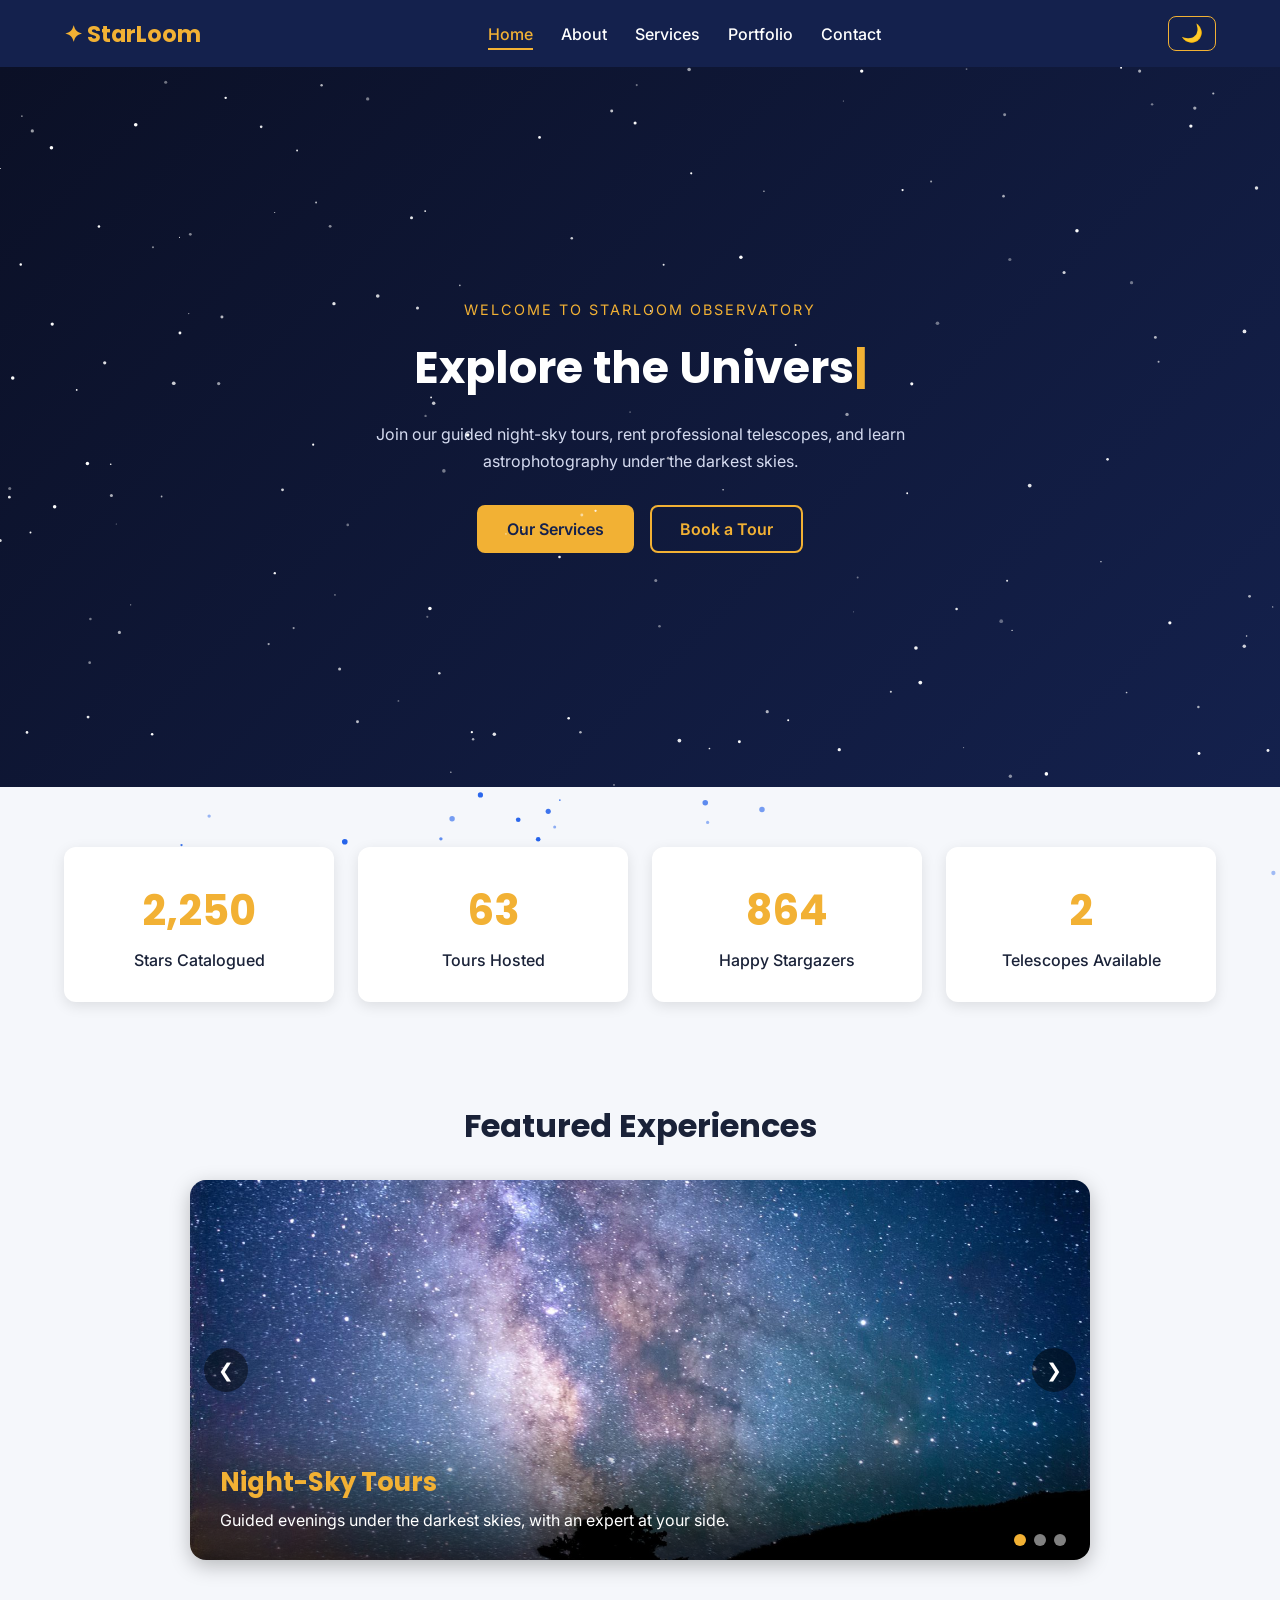
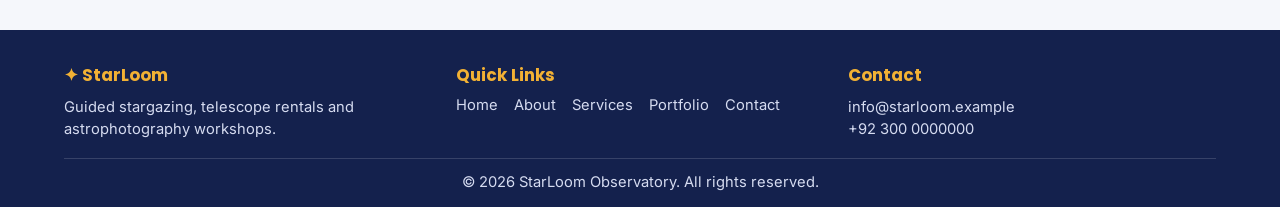
<file: index.html>
<!DOCTYPE html>
<html lang="en">
<head>
  <meta charset="UTF-8">
  <meta name="viewport" content="width=device-width, initial-scale=1.0">
  <title>StarLoom Observatory | Home</title>
  <link rel="preconnect" href="https://fonts.googleapis.com">
<link href="https://fonts.googleapis.com/css2?family=Inter:wght@400;500&family=Poppins:wght@500;700&display=swap" rel="stylesheet">
  <link rel="stylesheet" href="css/style.css">
</head>
<body>

  <header class="navbar">
    <a href="index.html" class="logo">✦ StarLoom</a>

    <nav>
      <ul class="nav-links" id="navLinks">
        <li><a href="index.html" class="active">Home</a></li>
        <li><a href="about.html">About</a></li>
        <li><a href="services.html">Services</a></li>
        <li><a href="portfolio.html">Portfolio</a></li>
        <li><a href="contact.html">Contact</a></li>
      </ul>
    </nav>

    <button id="themeToggle" aria-label="Toggle dark mode">🌙</button>
    <button class="menu-btn" id="menuBtn" aria-label="Open menu">☰</button>
  </header>

  <main>
  <section class="hero">
    <p class="hero-small">Welcome to StarLoom Observatory</p>
    <h1>
      <span id="typing"></span><span class="cursor">|</span>
    </h1>
    <p class="hero-text">
      Join our guided night-sky tours, rent professional telescopes, and learn astrophotography under the darkest skies.
    </p>
    <div class="hero-buttons">
      <a href="services.html" class="btn">Our Services</a>
      <a href="contact.html" class="btn btn-outline">Book a Tour</a>
    </div>
  </section>
  <section class="counters">
  <div class="counter-box">
    <h2 class="counter" data-target="12500">0</h2>
    <p>Stars Catalogued</p>
  </div>
  <div class="counter-box">
    <h2 class="counter" data-target="350">0</h2>
    <p>Tours Hosted</p>
  </div>
  <div class="counter-box">
    <h2 class="counter" data-target="4800">0</h2>
    <p>Happy Stargazers</p>
  </div>
  <div class="counter-box">
    <h2 class="counter" data-target="15">0</h2>
    <p>Telescopes Available</p>
  </div>
</section>
<section class="slider-section">
  <h2 class="section-title">Featured Experiences</h2>

  <div class="slider">
    <div class="slides" id="slides">
      <div class="slide slide-1">
        <div class="slide-caption">
          <h3>Night-Sky Tours</h3>
          <p>Guided evenings under the darkest skies, with an expert at your side.</p>
        </div>
      </div>
      <div class="slide slide-2">
        <div class="slide-caption">
          <h3>Telescope Rentals</h3>
          <p>Professional telescopes for your own backyard stargazing.</p>
        </div>
      </div>
      <div class="slide slide-3">
        <div class="slide-caption">
          <h3>Astrophotography Workshops</h3>
          <p>Learn to capture the Milky Way, planets and star trails.</p>
        </div>
      </div>
    </div>

    <button class="slider-btn prev" id="prevBtn" aria-label="Previous slide">❮</button>
    <button class="slider-btn next" id="nextBtn" aria-label="Next slide">❯</button>

    <div class="dots" id="dots"></div>
  </div>
</section>
</main>
<footer class="footer">
  <div class="footer-content">
    <div>
      <h3>✦ StarLoom</h3>
      <p>Guided stargazing, telescope rentals and astrophotography workshops.</p>
    </div>
    <div>
      <h3>Quick Links</h3>
      <ul>
        <li><a href="index.html">Home</a></li>
        <li><a href="about.html">About</a></li>
        <li><a href="services.html">Services</a></li>
        <li><a href="portfolio.html">Portfolio</a></li>
        <li><a href="contact.html">Contact</a></li>
      </ul>
    </div>
    <div>
      <h3>Contact</h3>
      <p>info@starloom.example</p>
      <p>+92 300 0000000</p>
    </div>
  </div>
  <p class="copyright">© 2026 StarLoom Observatory. All rights reserved.</p>
</footer>

<button id="scrollTopBtn" aria-label="Scroll to top">↑</button>
  <script src="js/script.js"></script>
</body>
</html>
</file>
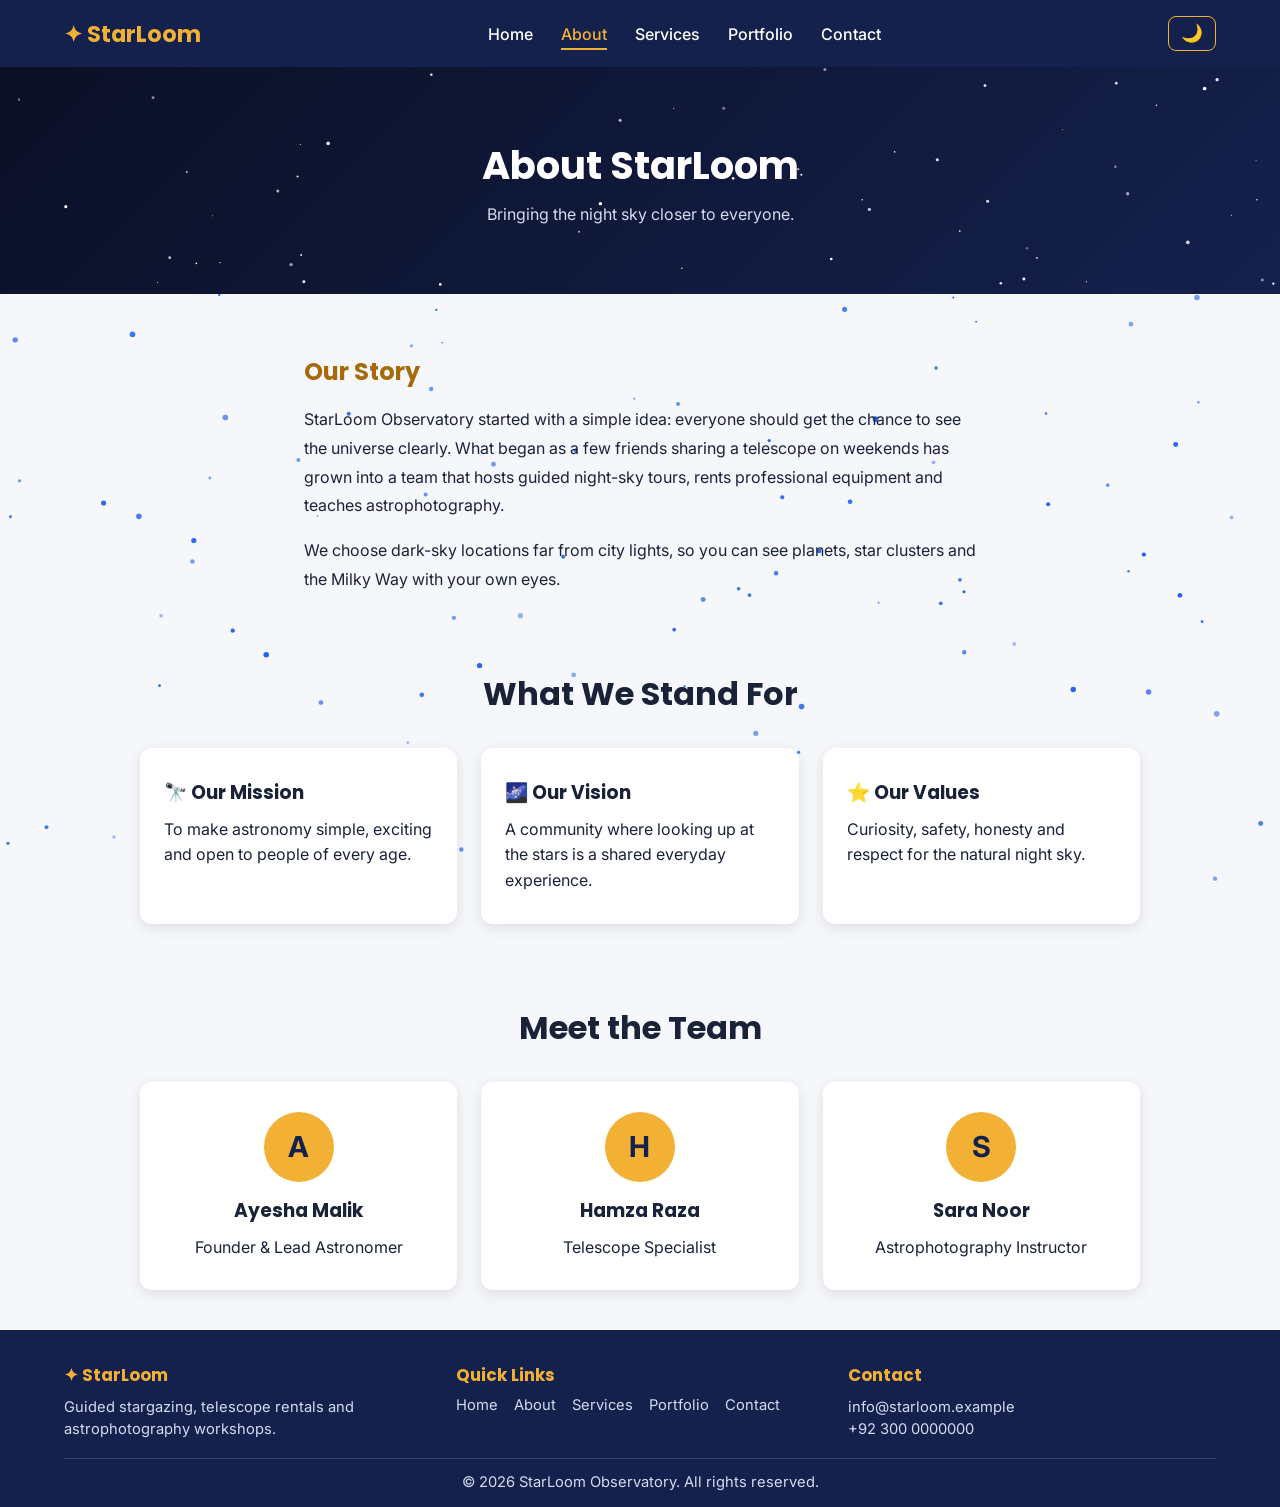
<file: about.html>
<!DOCTYPE html>
<html lang="en">
<head>
  <meta charset="UTF-8">
  <meta name="viewport" content="width=device-width, initial-scale=1.0">
  <title>StarLoom Observatory | About</title>
  <link rel="preconnect" href="https://fonts.googleapis.com">
  <link href="https://fonts.googleapis.com/css2?family=Inter:wght@400;500&family=Poppins:wght@500;700&display=swap" rel="stylesheet">
  <link rel="stylesheet" href="css/style.css">
</head>
<body>

  <header class="navbar">
    <a href="index.html" class="logo">✦ StarLoom</a>

    <nav>
      <ul class="nav-links" id="navLinks">
        <li><a href="index.html">Home</a></li>
        <li><a href="about.html" class="active">About</a></li>
        <li><a href="services.html">Services</a></li>
        <li><a href="portfolio.html">Portfolio</a></li>
        <li><a href="contact.html">Contact</a></li>
      </ul>
    </nav>

    <button id="themeToggle" aria-label="Toggle dark mode">🌙</button>
    <button class="menu-btn" id="menuBtn" aria-label="Open menu">☰</button>
  </header>

  <main>
    <section class="page-header">
      <h1>About StarLoom</h1>
      <p>Bringing the night sky closer to everyone.</p>
    </section>

    <section class="about-story">
      <h2>Our Story</h2>
      <p>
        StarLoom Observatory started with a simple idea: everyone should get the chance to see the universe clearly.
        What began as a few friends sharing a telescope on weekends has grown into a team that hosts guided night-sky tours,
        rents professional equipment and teaches astrophotography.
      </p>
      <p>
        We choose dark-sky locations far from city lights, so you can see planets, star clusters and the Milky Way
        with your own eyes.
      </p>
    </section>

    <section class="cards-section">
      <h2 class="section-title">What We Stand For</h2>
      <div class="cards">
        <div class="card">
          <h3>🔭 Our Mission</h3>
          <p>To make astronomy simple, exciting and open to people of every age.</p>
        </div>
        <div class="card">
          <h3>🌌 Our Vision</h3>
          <p>A community where looking up at the stars is a shared everyday experience.</p>
        </div>
        <div class="card">
          <h3>⭐ Our Values</h3>
          <p>Curiosity, safety, honesty and respect for the natural night sky.</p>
        </div>
      </div>
    </section>

    <section class="cards-section">
      <h2 class="section-title">Meet the Team</h2>
      <div class="cards">
        <div class="card team-card">
          <div class="avatar">A</div>
          <h3>Ayesha Malik</h3>
          <p>Founder &amp; Lead Astronomer</p>
        </div>
        <div class="card team-card">
          <div class="avatar">H</div>
          <h3>Hamza Raza</h3>
          <p>Telescope Specialist</p>
        </div>
        <div class="card team-card">
          <div class="avatar">S</div>
          <h3>Sara Noor</h3>
          <p>Astrophotography Instructor</p>
        </div>
      </div>
    </section>
  </main>

  <footer class="footer">
    <div class="footer-content">
      <div>
        <h3>✦ StarLoom</h3>
        <p>Guided stargazing, telescope rentals and astrophotography workshops.</p>
      </div>
      <div>
        <h3>Quick Links</h3>
        <ul>
          <li><a href="index.html">Home</a></li>
          <li><a href="about.html">About</a></li>
          <li><a href="services.html">Services</a></li>
          <li><a href="portfolio.html">Portfolio</a></li>
          <li><a href="contact.html">Contact</a></li>
        </ul>
      </div>
      <div>
        <h3>Contact</h3>
        <p>info@starloom.example</p>
        <p>+92 300 0000000</p>
      </div>
    </div>
    <p class="copyright">© 2026 StarLoom Observatory. All rights reserved.</p>
  </footer>

  <button id="scrollTopBtn" aria-label="Scroll to top">↑</button>

  <script src="js/script.js"></script>
</body>
</html>
</file>
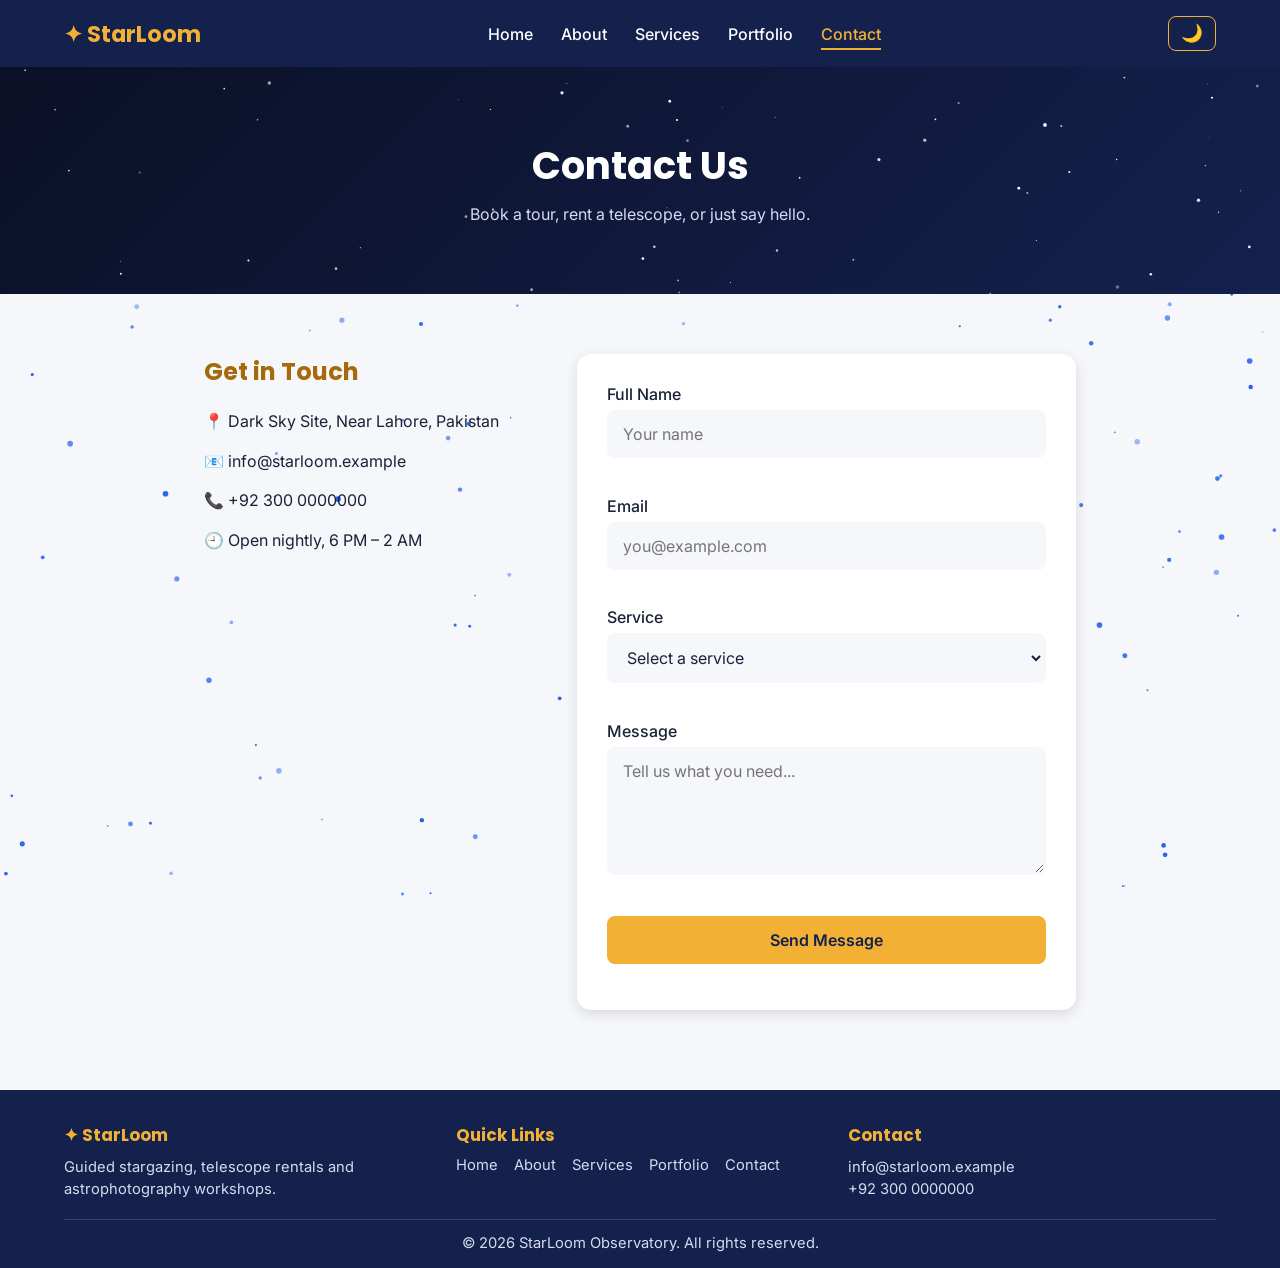
<file: contact.html>
<!DOCTYPE html>
<html lang="en">
<head>
  <meta charset="UTF-8">
  <meta name="viewport" content="width=device-width, initial-scale=1.0">
  <title>StarLoom Observatory | Contact</title>
  <link rel="preconnect" href="https://fonts.googleapis.com">
  <link href="https://fonts.googleapis.com/css2?family=Inter:wght@400;500&family=Poppins:wght@500;700&display=swap" rel="stylesheet">
  <link rel="stylesheet" href="css/style.css">
</head>
<body>

  <header class="navbar">
    <a href="index.html" class="logo">✦ StarLoom</a>

    <nav>
      <ul class="nav-links" id="navLinks">
        <li><a href="index.html">Home</a></li>
        <li><a href="about.html">About</a></li>
        <li><a href="services.html">Services</a></li>
        <li><a href="portfolio.html">Portfolio</a></li>
        <li><a href="contact.html" class="active">Contact</a></li>
      </ul>
    </nav>

    <button id="themeToggle" aria-label="Toggle dark mode">🌙</button>
    <button class="menu-btn" id="menuBtn" aria-label="Open menu">☰</button>
  </header>

  <main>
    <section class="page-header">
      <h1>Contact Us</h1>
      <p>Book a tour, rent a telescope, or just say hello.</p>
    </section>

    <section class="contact-section">
      <div class="contact-info">
        <h2>Get in Touch</h2>
        <p>📍 Dark Sky Site, Near Lahore, Pakistan</p>
        <p>📧 info@starloom.example</p>
        <p>📞 +92 300 0000000</p>
        <p>🕘 Open nightly, 6 PM – 2 AM</p>
      </div>

      <form id="contactForm" class="contact-form" novalidate>
        <div class="form-group">
          <label for="name">Full Name</label>
          <input type="text" id="name" placeholder="Your name">
          <small class="error"></small>
        </div>

        <div class="form-group">
          <label for="email">Email</label>
          <input type="email" id="email" placeholder="you@example.com">
          <small class="error"></small>
        </div>

        <div class="form-group">
          <label for="service">Service</label>
          <select id="service">
            <option value="">Select a service</option>
            <option value="tour">Night-Sky Tour</option>
            <option value="rental">Telescope Rental</option>
            <option value="workshop">Astrophotography Workshop</option>
          </select>
          <small class="error"></small>
        </div>

        <div class="form-group">
          <label for="message">Message</label>
          <textarea id="message" rows="5" placeholder="Tell us what you need..."></textarea>
          <small class="error"></small>
        </div>

        <button type="submit" class="btn form-btn">Send Message</button>
        <p class="success-msg" id="successMsg"></p>
      </form>
    </section>
  </main>

  <footer class="footer">
    <div class="footer-content">
      <div>
        <h3>✦ StarLoom</h3>
        <p>Guided stargazing, telescope rentals and astrophotography workshops.</p>
      </div>
      <div>
        <h3>Quick Links</h3>
        <ul>
          <li><a href="index.html">Home</a></li>
          <li><a href="about.html">About</a></li>
          <li><a href="services.html">Services</a></li>
          <li><a href="portfolio.html">Portfolio</a></li>
          <li><a href="contact.html">Contact</a></li>
        </ul>
      </div>
      <div>
        <h3>Contact</h3>
        <p>info@starloom.example</p>
        <p>+92 300 0000000</p>
      </div>
    </div>
    <p class="copyright">© 2026 StarLoom Observatory. All rights reserved.</p>
  </footer>

  <button id="scrollTopBtn" aria-label="Scroll to top">↑</button>

  <script src="js/script.js"></script>
</body>
</html>
</file>
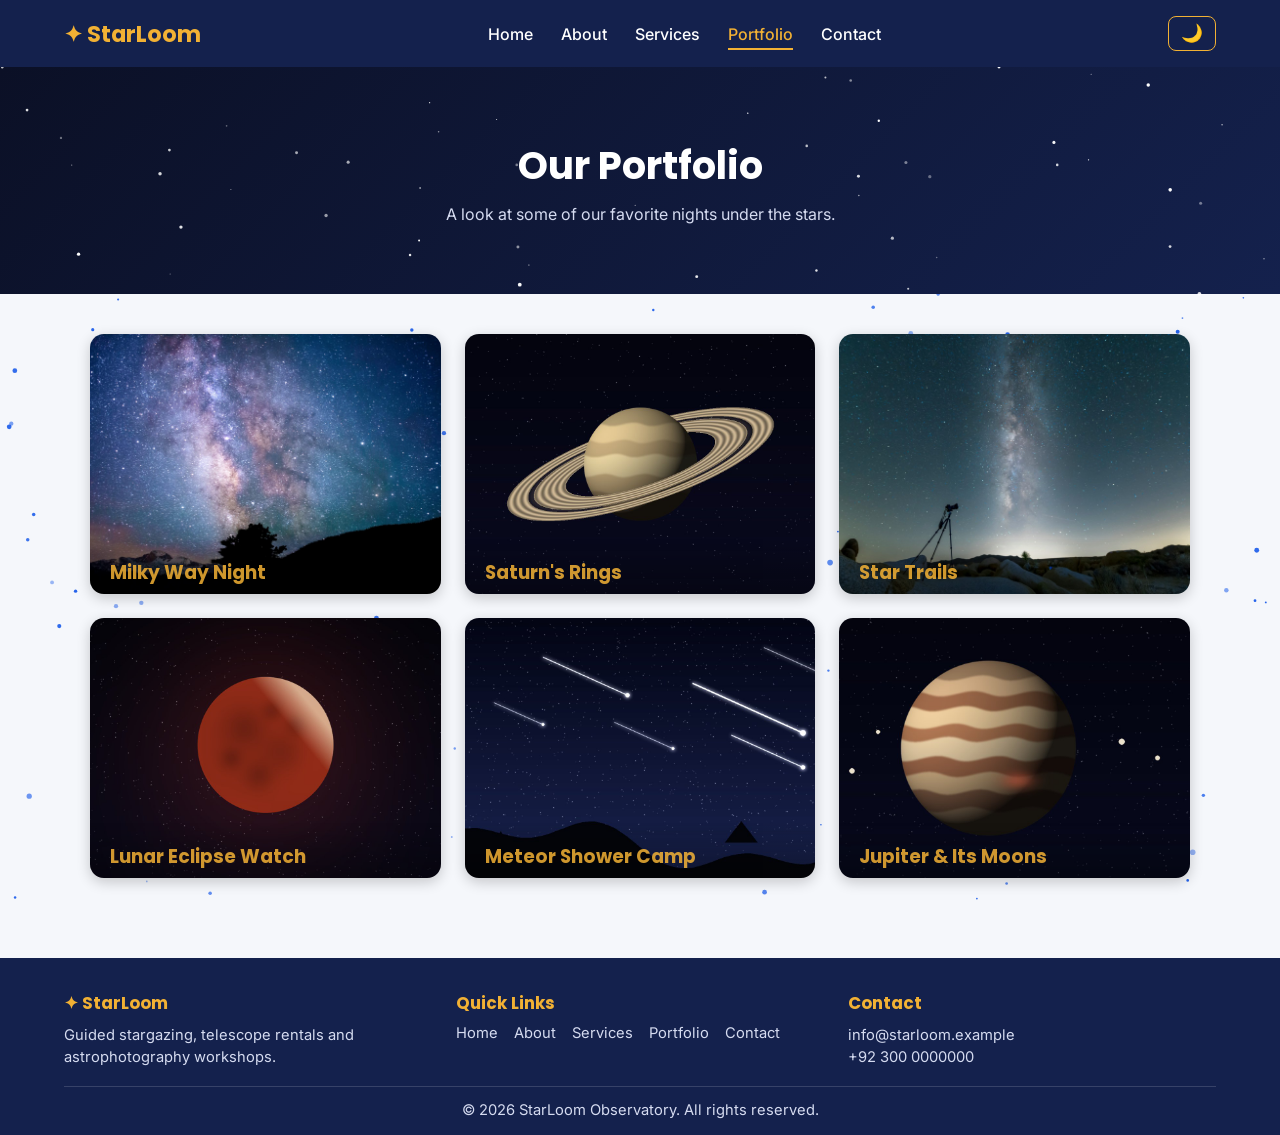
<file: portfolio.html>
<!DOCTYPE html>
<html lang="en">
<head>
  <meta charset="UTF-8">
  <meta name="viewport" content="width=device-width, initial-scale=1.0">
  <title>StarLoom Observatory | Portfolio</title>
  <link rel="preconnect" href="https://fonts.googleapis.com">
  <link href="https://fonts.googleapis.com/css2?family=Inter:wght@400;500&family=Poppins:wght@500;700&display=swap" rel="stylesheet">
  <link rel="stylesheet" href="css/style.css">
</head>
<body>

  <header class="navbar">
    <a href="index.html" class="logo">✦ StarLoom</a>

    <nav>
      <ul class="nav-links" id="navLinks">
        <li><a href="index.html">Home</a></li>
        <li><a href="about.html">About</a></li>
        <li><a href="services.html">Services</a></li>
        <li><a href="portfolio.html" class="active">Portfolio</a></li>
        <li><a href="contact.html">Contact</a></li>
      </ul>
    </nav>

    <button id="themeToggle" aria-label="Toggle dark mode">🌙</button>
    <button class="menu-btn" id="menuBtn" aria-label="Open menu">☰</button>
  </header>

  <main>
    <section class="page-header">
      <h1>Our Portfolio</h1>
      <p>A look at some of our favorite nights under the stars.</p>
    </section>

    <section class="cards-section">
      <div class="portfolio-grid">
        <div class="portfolio-item p1">
          <div class="portfolio-overlay">
            <h3>Milky Way Night</h3>
            <p>Night-Sky Tour</p>
          </div>
        </div>
        <div class="portfolio-item p2">
          <div class="portfolio-overlay">
            <h3>Saturn's Rings</h3>
            <p>Telescope Session</p>
          </div>
        </div>
        <div class="portfolio-item p3">
          <div class="portfolio-overlay">
            <h3>Star Trails</h3>
            <p>Astrophotography Workshop</p>
          </div>
        </div>
        <div class="portfolio-item p4">
          <div class="portfolio-overlay">
            <h3>Lunar Eclipse Watch</h3>
            <p>Special Event</p>
          </div>
        </div>
        <div class="portfolio-item p5">
          <div class="portfolio-overlay">
            <h3>Meteor Shower Camp</h3>
            <p>Overnight Tour</p>
          </div>
        </div>
        <div class="portfolio-item p6">
          <div class="portfolio-overlay">
            <h3>Jupiter &amp; Its Moons</h3>
            <p>Telescope Session</p>
          </div>
        </div>
      </div>
    </section>
  </main>

  <footer class="footer">
    <div class="footer-content">
      <div>
        <h3>✦ StarLoom</h3>
        <p>Guided stargazing, telescope rentals and astrophotography workshops.</p>
      </div>
      <div>
        <h3>Quick Links</h3>
        <ul>
          <li><a href="index.html">Home</a></li>
          <li><a href="about.html">About</a></li>
          <li><a href="services.html">Services</a></li>
          <li><a href="portfolio.html">Portfolio</a></li>
          <li><a href="contact.html">Contact</a></li>
        </ul>
      </div>
      <div>
        <h3>Contact</h3>
        <p>info@starloom.example</p>
        <p>+92 300 0000000</p>
      </div>
    </div>
    <p class="copyright">© 2026 StarLoom Observatory. All rights reserved.</p>
  </footer>

  <button id="scrollTopBtn" aria-label="Scroll to top">↑</button>

  <script src="js/script.js"></script>
</body>
</html>
</file>
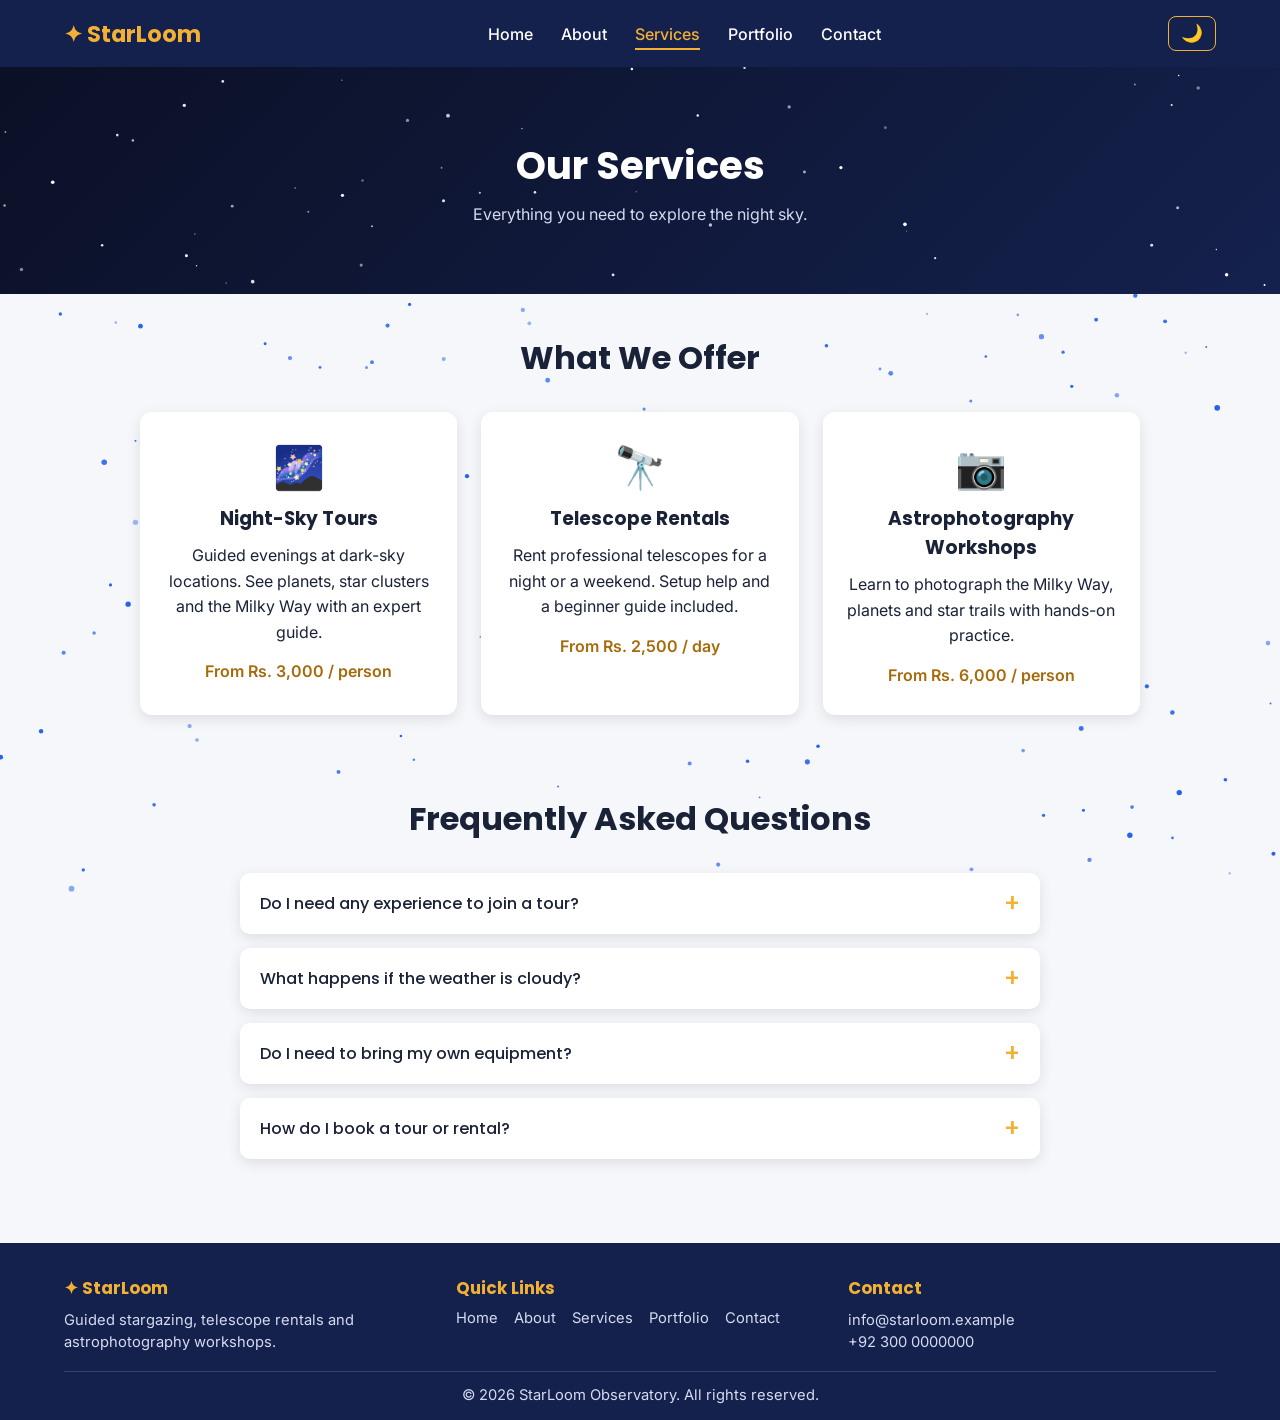
<file: services.html>
<!DOCTYPE html>
<html lang="en">
<head>
  <meta charset="UTF-8">
  <meta name="viewport" content="width=device-width, initial-scale=1.0">
  <title>StarLoom Observatory | Services</title>
  <link rel="preconnect" href="https://fonts.googleapis.com">
  <link href="https://fonts.googleapis.com/css2?family=Inter:wght@400;500&family=Poppins:wght@500;700&display=swap" rel="stylesheet">
  <link rel="stylesheet" href="css/style.css">
</head>
<body>

  <header class="navbar">
    <a href="index.html" class="logo">✦ StarLoom</a>

    <nav>
      <ul class="nav-links" id="navLinks">
        <li><a href="index.html">Home</a></li>
        <li><a href="about.html">About</a></li>
        <li><a href="services.html" class="active">Services</a></li>
        <li><a href="portfolio.html">Portfolio</a></li>
        <li><a href="contact.html">Contact</a></li>
      </ul>
    </nav>

    <button id="themeToggle" aria-label="Toggle dark mode">🌙</button>
    <button class="menu-btn" id="menuBtn" aria-label="Open menu">☰</button>
  </header>

  <main>
    <section class="page-header">
      <h1>Our Services</h1>
      <p>Everything you need to explore the night sky.</p>
    </section>

    <section class="cards-section">
      <h2 class="section-title">What We Offer</h2>
      <div class="cards">
        <div class="card service-card">
          <div class="service-icon">🌌</div>
          <h3>Night-Sky Tours</h3>
          <p>Guided evenings at dark-sky locations. See planets, star clusters and the Milky Way with an expert guide.</p>
          <span class="price">From Rs. 3,000 / person</span>
        </div>
        <div class="card service-card">
          <div class="service-icon">🔭</div>
          <h3>Telescope Rentals</h3>
          <p>Rent professional telescopes for a night or a weekend. Setup help and a beginner guide included.</p>
          <span class="price">From Rs. 2,500 / day</span>
        </div>
        <div class="card service-card">
          <div class="service-icon">📷</div>
          <h3>Astrophotography Workshops</h3>
          <p>Learn to photograph the Milky Way, planets and star trails with hands-on practice.</p>
          <span class="price">From Rs. 6,000 / person</span>
        </div>
      </div>
    </section>

    <section class="faq-section">
      <h2 class="section-title">Frequently Asked Questions</h2>

      <div class="faq">
        <div class="faq-item">
          <button class="faq-question">Do I need any experience to join a tour?</button>
          <div class="faq-answer">
            <p>Not at all. Our tours are made for beginners, and our guides explain everything step by step.</p>
          </div>
        </div>

        <div class="faq-item">
          <button class="faq-question">What happens if the weather is cloudy?</button>
          <div class="faq-answer">
            <p>If clouds block the sky, we reschedule your  tour for another night at no extra cost.</p>
          </div>
        </div>

        <div class="faq-item">
          <button class="faq-question">Do I need to bring my own equipment?</button>
          <div class="faq-answer">
            <p>No. Telescopes and everything you need for the tour are provided. Just bring warm clothes.</p>
          </div>
        </div>

        <div class="faq-item">
          <button class="faq-question">How do I book a tour or rental?</button>
          <div class="faq-answer">
            <p>Use the form on our Contact page and we will confirm your booking within 24 hours.</p>
          </div>
        </div>
      </div>
    </section>
  </main>

  <footer class="footer">
    <div class="footer-content">
      <div>
        <h3>✦ StarLoom</h3>
        <p>Guided stargazing, telescope rentals and astrophotography workshops.</p>
      </div>
      <div>
        <h3>Quick Links</h3>
        <ul>
          <li><a href="index.html">Home</a></li>
          <li><a href="about.html">About</a></li>
          <li><a href="services.html">Services</a></li>
          <li><a href="portfolio.html">Portfolio</a></li>
          <li><a href="contact.html">Contact</a></li>
        </ul>
      </div>
      <div>
        <h3>Contact</h3>
        <p>info@starloom.example</p>
        <p>+92 300 0000000</p>
      </div>
    </div>
    <p class="copyright">© 2026 StarLoom Observatory. All rights reserved.</p>
  </footer>

  <button id="scrollTopBtn" aria-label="Scroll to top">↑</button>

  <script src="js/script.js"></script>
</body>
</html>
</file>
<file: css/style.css>
/* ---------- Color variables ---------- */
:root {
  --bg: #f5f7fb;
  --text: #1a2238;
  --primary: #14214d;
  --accent: #f2b134;
  --card: #ffffff;
}

/* Dark mode colors (switched on with JavaScript) */
body.dark {
  --bg: #0b1026;
  --text: #e8ecf8;
  --primary: #1b2a63;
  --card: #141b3d;
}

/* ---------- Base ---------- */
* {
  margin: 0;
  padding: 0;
  box-sizing: border-box;
}

html {
  scroll-behavior: smooth;
}

body {
  font-family: 'Inter', sans-serif;
  background: var(--bg);
  color: var(--text);
  transition: background 0.3s, color 0.3s;
}

h1, h2, h3 {
  font-family: 'Poppins', sans-serif;
}

a {
  text-decoration: none;
}

/* ---------- Navbar ---------- */
.navbar {
  display: flex;
  align-items: center;
  justify-content: space-between;
  padding: 16px 5%;
  background: var(--primary);
  position: sticky;
  top: 0;
  z-index: 100;
}

.logo {
  font-family: 'Poppins', sans-serif;
  font-size: 1.4rem;
  font-weight: 700;
  color: var(--accent);
}

.nav-links {
  display: flex;
  list-style: none;
  gap: 28px;
}

.nav-links a {
  color: #ffffff;
  font-weight: 500;
  padding-bottom: 4px;
  transition: color 0.3s;
}

.nav-links a:hover,
.nav-links a.active {
  color: var(--accent);
  border-bottom: 2px solid var(--accent);
}

#themeToggle,
.menu-btn {
  background: transparent;
  border: 1px solid var(--accent);
  color: #ffffff;
  font-size: 1.1rem;
  padding: 6px 12px;
  border-radius: 8px;
  cursor: pointer;
}

.menu-btn {
  display: none;
}

/* ---------- Mobile ---------- */
@media (max-width: 768px) {
  .menu-btn {
    display: block;
  }

  .nav-links {
    display: none;
    flex-direction: column;
    gap: 0;
    position: absolute;
    top: 100%;
    left: 0;
    width: 100%;
    background: var(--primary);
    text-align: center;
  }

  .nav-links.open {
    display: flex;
  }

  .nav-links li {
    padding: 14px 0;
    border-top: 1px solid rgba(255, 255, 255, 0.1);
  }
}

/* ---------- Hero ---------- */
.hero {
  min-height: 80vh;
  display: flex;
  flex-direction: column;
  justify-content: center;
  align-items: center;
  text-align: center;
  padding: 60px 5%;
  background: linear-gradient(135deg, #0b1026, #14214d);
  color: #ffffff;
}

.hero-small {
  color: var(--accent);
  letter-spacing: 2px;
  text-transform: uppercase;
  font-size: 0.9rem;
  margin-bottom: 16px;
}

.hero h1 {
  font-size: 2.8rem;
  min-height: 3.5rem;
  margin-bottom: 20px;
}

.cursor {
  color: var(--accent);
  animation: blink 0.8s infinite;
}

@keyframes blink {
  50% { opacity: 0; }
}

.hero-text {
  max-width: 600px;
  line-height: 1.7;
  margin-bottom: 30px;
  color: #d5dbf0;
}

.hero-buttons {
  display: flex;
  gap: 16px;
  flex-wrap: wrap;
  justify-content: center;
}

.btn {
  background: var(--accent);
  color: #14214d;
  font-weight: 600;
  padding: 12px 28px;
  border-radius: 8px;
  border: 2px solid var(--accent);
  transition: transform 0.2s;
}

.btn:hover {
  transform: translateY(-3px);
}

.btn-outline {
  background: transparent;
  color: var(--accent);
}

@media (max-width: 768px) {
  .hero h1 {
    font-size: 1.8rem;
  }
}

/* ---------- Counters ---------- */
.counters {
  display: grid;
  grid-template-columns: repeat(auto-fit, minmax(200px, 1fr));
  gap: 24px;
  padding: 60px 5%;
}

.counter-box {
  background: var(--card);
  padding: 32px 20px;
  border-radius: 12px;
  text-align: center;
  box-shadow: 0 4px 14px rgba(0, 0, 0, 0.1);
}

.counter-box h2 {
  font-size: 2.6rem;
  color: var(--accent);
  margin-bottom: 8px;
}

.counter-box p {
  font-weight: 500;
}

/* ---------- Slider ---------- */
.slider-section {
  padding: 40px 5% 70px;
}

.section-title {
  text-align: center;
  font-size: 2rem;
  margin-bottom: 30px;
}

.slider {
  position: relative;
  max-width: 900px;
  margin: 0 auto;
  overflow: hidden;
  border-radius: 16px;
  box-shadow: 0 6px 20px rgba(0, 0, 0, 0.25);
}

.slides {
  display: flex;
  transition: transform 0.6s ease;
}

.slide {
  min-width: 100%;
  height: 380px;
  display: flex;
  align-items: flex-end;
  background-size: cover;
  background-position: center;
}

.slide-1 { background-image: url('../images/slide-1.jpg'); }
.slide-2 { background-image: url('../images/slide-2.jpg'); background-position: center 60%; }
.slide-3 { background-image: url('../images/slide-3.jpg'); }

.slide-caption {
  width: 100%;
  padding: 30px;
  color: #ffffff;
  background: linear-gradient(transparent, rgba(0, 0, 0, 0.6));
}

.slide-caption h3 {
  color: var(--accent);
  font-size: 1.6rem;
  margin-bottom: 8px;
}

.slider-btn {
  position: absolute;
  top: 50%;
  transform: translateY(-50%);
  background: rgba(0, 0, 0, 0.45);
  color: #ffffff;
  border: none;
  width: 44px;
  height: 44px;
  border-radius: 50%;
  font-size: 1.2rem;
  cursor: pointer;
  transition: background 0.3s;
}

.slider-btn:hover {
  background: var(--accent);
  color: #14214d;
}

.prev { left: 14px; }
.next { right: 14px; }

.dots {
  position: absolute;
  bottom: 14px;
  right: 24px;
  display: flex;
  gap: 8px;
}

.dot {
  width: 12px;
  height: 12px;
  border-radius: 50%;
  background: rgba(255, 255, 255, 0.5);
  cursor: pointer;
}

.dot.active {
  background: var(--accent);
}

@media (max-width: 768px) {
  .slide { height: 300px; }
  .slide-caption h3 { font-size: 1.3rem; }
}

/* ---------- Footer ---------- */
.footer {
  background: var(--primary);
  color: #ffffff;
  padding: 32px 5% 14px;
}

.footer-content {
  display: grid;
  grid-template-columns: repeat(auto-fit, minmax(220px, 1fr));
  gap: 24px;
  margin-bottom: 18px;
}

.footer h3 {
  color: var(--accent);
  font-size: 1.05rem;
  margin-bottom: 8px;
}

.footer p {
  line-height: 1.5;
  font-size: 0.92rem;
  color: #d5dbf0;
}

.footer ul {
  list-style: none;
  display: flex;
  flex-wrap: wrap;
  gap: 6px 16px;
}

.footer li {
  margin-bottom: 0;
  font-size: 0.92rem;
}

.footer a {
  color: #d5dbf0;
  transition: color 0.3s;
}

.footer a:hover {
  color: var(--accent);
}

.copyright {
  text-align: center;
  border-top: 1px solid rgba(255, 255, 255, 0.15);
  padding-top: 12px;
  font-size: 0.85rem;
}

/* ---------- Scroll to top button ---------- */
#scrollTopBtn {
  position: fixed;
  bottom: 24px;
  right: 24px;
  width: 46px;
  height: 46px;
  border: none;
  border-radius: 50%;
  background: var(--accent);
  color: #14214d;
  font-size: 1.3rem;
  font-weight: 700;
  cursor: pointer;
  box-shadow: 0 4px 12px rgba(0, 0, 0, 0.3);
  opacity: 0;
  visibility: hidden;
  transition: opacity 0.3s, transform 0.2s;
  z-index: 200;
}

#scrollTopBtn.show {
  opacity: 1;
  visibility: visible;
}

#scrollTopBtn:hover {
  transform: translateY(-4px);
}

/* ---------- Inner page header ---------- */
.page-header {
  text-align: center;
  padding: 70px 5%;
  background: linear-gradient(135deg, #0b1026, #14214d);
  color: #ffffff;
}

.page-header h1 {
  font-size: 2.4rem;
  margin-bottom: 10px;
}

.page-header p {
  color: #d5dbf0;
}

/* ---------- About story ---------- */
.about-story {
  max-width: 800px;
  margin: 0 auto;
  padding: 60px 5% 20px;
}

.about-story h2 {
  color: var(--accent);
  margin-bottom: 16px;
}

.about-story p {
  line-height: 1.8;
  margin-bottom: 16px;
}

/* ---------- Cards ---------- */
.cards-section {
  padding: 40px 5%;
}

.cards {
  display: grid;
  grid-template-columns: repeat(auto-fit, minmax(240px, 1fr));
  gap: 24px;
  max-width: 1000px;
  margin: 0 auto;
}

.card {
  background: var(--card);
  padding: 30px 24px;
  border-radius: 12px;
  box-shadow: 0 4px 14px rgba(0, 0, 0, 0.1);
  transition: transform 0.3s;
}

.card:hover {
  transform: translateY(-6px);
}

.card h3 {
  margin-bottom: 10px;
}

.card p {
  line-height: 1.6;
}

.team-card {
  text-align: center;
}

.avatar {
  width: 70px;
  height: 70px;
  margin: 0 auto 14px;
  border-radius: 50%;
  background: var(--accent);
  color: #14214d;
  font-size: 1.8rem;
  font-weight: 700;
  display: flex;
  align-items: center;
  justify-content: center;
}

/* ---------- Service cards ---------- */
.service-card {
  text-align: center;
}

.service-icon {
  font-size: 2.6rem;
  margin-bottom: 12px;
}

.price {
  display: inline-block;
  margin-top: 16px;
  color: var(--accent);
  font-weight: 600;
}

/* ---------- FAQ accordion ---------- */
.faq-section {
  padding: 40px 5% 70px;
}

.faq {
  max-width: 800px;
  margin: 0 auto;
}

.faq-item {
  background: var(--card);
  border-radius: 10px;
  margin-bottom: 14px;
  box-shadow: 0 4px 14px rgba(0, 0, 0, 0.1);
  overflow: hidden;
}

.faq-question {
  width: 100%;
  text-align: left;
  background: none;
  border: none;
  color: var(--text);
  font-family: 'Poppins', sans-serif;
  font-size: 1rem;
  font-weight: 500;
  padding: 18px 50px 18px 20px;
  cursor: pointer;
  position: relative;
}

.faq-question::after {
  content: '+';
  position: absolute;
  right: 20px;
  top: 50%;
  transform: translateY(-50%);
  font-size: 1.5rem;
  color: var(--accent);
  transition: transform 0.3s;
}

.faq-item.open .faq-question::after {
  content: '−';
}

.faq-question:focus {
  outline: none;
}

.faq-answer {
  max-height: 0;
  overflow: hidden;
  transition: max-height 0.4s ease;
}

.faq-answer p {
  padding: 0 20px 20px;
  line-height: 1.7;
}

/* ---------- Portfolio grid ---------- */
.portfolio-grid {
  display: grid;
  grid-template-columns: repeat(auto-fit, minmax(280px, 1fr));
  gap: 24px;
  max-width: 1100px;
  margin: 0 auto;
  padding-bottom: 40px;
}

.portfolio-item {
  position: relative;
  height: 260px;
  border-radius: 14px;
  overflow: hidden;
  box-shadow: 0 4px 14px rgba(0, 0, 0, 0.2);
  cursor: pointer;
  transition: transform 0.3s;
}

.portfolio-item:hover {
  transform: scale(1.03);
}

.p1 { background: url('../images/milky-way.jpg') center/cover; }
.p2 { background: url('../images/saturn.jpg') center/cover; }
.p3 { background: url('../images/star-trails.jpg') center/cover; }
.p4 { background: url('../images/eclipse.jpg') center/cover; }
.p5 { background: url('../images/meteor.jpg') center/cover; }
.p6 { background: url('../images/jupiter.jpg') center/cover; }

.portfolio-overlay {
  position: absolute;
  bottom: 0;
  left: 0;
  width: 100%;
  padding: 20px;
  color: #ffffff;
  background: linear-gradient(transparent, rgba(0, 0, 0, 0.7));
  transform: translateY(40%);
  opacity: 0.85;
  transition: transform 0.3s, opacity 0.3s;
}

.portfolio-item:hover .portfolio-overlay {
  transform: translateY(0);
  opacity: 1;
}

.portfolio-overlay h3 {
  color: var(--accent);
  margin-bottom: 4px;
}

/* ---------- Contact page ---------- */
.contact-section {
  display: grid;
  grid-template-columns: 1fr 1.5fr;
  gap: 40px;
  max-width: 1000px;
  margin: 0 auto;
  padding: 60px 5% 80px;
}

.contact-info h2 {
  color: var(--accent);
  margin-bottom: 20px;
}

.contact-info p {
  margin-bottom: 14px;
  line-height: 1.6;
}

.contact-form {
  background: var(--card);
  padding: 30px;
  border-radius: 14px;
  box-shadow: 0 4px 14px rgba(0, 0, 0, 0.12);
}

.form-group {
  margin-bottom: 18px;
}

.form-group label {
  display: block;
  font-weight: 500;
  margin-bottom: 6px;
}

.form-group input,
.form-group select,
.form-group textarea {
  width: 100%;
  padding: 12px 14px;
  font-family: 'Inter', sans-serif;
  font-size: 1rem;
  color: var(--text);
  background: var(--bg);
  border: 2px solid transparent;
  border-radius: 8px;
  outline: none;
  transition: border-color 0.3s;
}

.form-group input:focus,
.form-group select:focus,
.form-group textarea:focus {
  border-color: var(--accent);
}

.form-group.invalid input,
.form-group.invalid select,
.form-group.invalid textarea {
  border-color: #e5484d;
}

.form-group.valid input,
.form-group.valid select,
.form-group.valid textarea {
  border-color: #30a46c;
}

.error {
  display: block;
  color: #e5484d;
  font-size: 0.85rem;
  margin-top: 6px;
  min-height: 1em;
}

.form-btn {
  width: 100%;
  cursor: pointer;
  font-size: 1rem;
  font-family: 'Inter', sans-serif;
}

.success-msg {
  margin-top: 16px;
  text-align: center;
  color: #30a46c;
  font-weight: 600;
}

@media (max-width: 768px) {
  .contact-section {
    grid-template-columns: 1fr;
  }
}

/* ---------- Animated starfield background ---------- */
#starfield {
  position: fixed;
  inset: 0;
  width: 100%;
  height: 100%;
  z-index: -1;
  pointer-events: none;
}

/* Let the stars show through the top sections in dark mode */
body.dark .hero,
body.dark .page-header {
  background: linear-gradient(rgba(11, 16, 38, 0), rgba(20, 33, 77, 0.35));
}

/* Front layer: white stars drawn on top of the blue sections */
#starfieldTop {
  position: fixed;
  inset: 0;
  width: 100%;
  height: 100%;
  z-index: 1;
  pointer-events: none;
}

/* ---------- Tighter spacing on phones ---------- */
@media (max-width: 768px) {
  .hero {
    min-height: auto;
    padding: 50px 5% 60px;
  }

  .hero h1 {
    min-height: 2.4rem;
    margin-bottom: 14px;
  }

  .hero-text {
    margin-bottom: 22px;
  }

  .page-header {
    padding: 45px 5%;
  }

  .counters {
    padding: 40px 5%;
  }

  .slider-section {
    padding: 30px 5% 50px;
  }

  .footer {
    padding: 26px 5% 12px;
    text-align: center;
  }

  .footer-content {
    gap: 16px;
    margin-bottom: 14px;
  }

  .footer ul {
    justify-content: center;
  }
}
/* Darker gold for readability on the light background */
body:not(.dark) .about-story h2,
body:not(.dark) .contact-info h2,
body:not(.dark) .price {
  color: #a66a0a;
}
</file>
